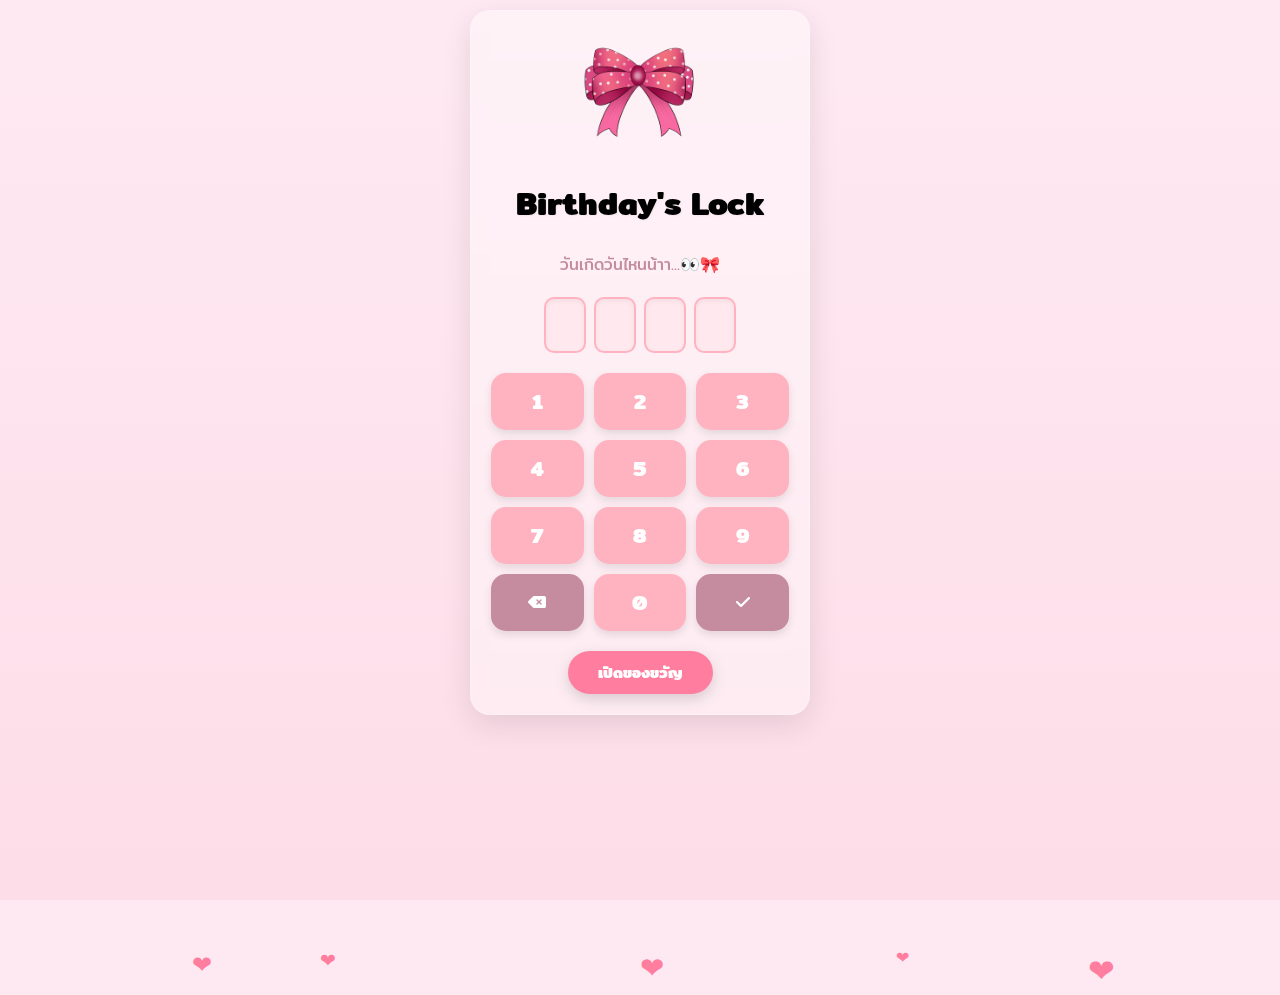
<file: page2.html>
<!DOCTYPE html>
<html lang="th">
<head>
    <meta charset="UTF-8">
    <meta name="viewport" content="width=device-width, initial-scale=1.0">
    <title>ปลดล็อกความสุข</title>
    <link rel="stylesheet" href="page2_style.css">
    <link rel="preconnect" href="https://fonts.googleapis.com">
    <link rel="preconnect" href="https://fonts.gstatic.com" crossorigin>
    <link href="https://fonts.googleapis.com/css2?family=Mitr:wght@400;700&display=swap" rel="stylesheet">
    <link rel="stylesheet" href="https://cdnjs.cloudflare.com/ajax/libs/font-awesome/6.0.0-beta3/css/all.min.css">
</head>
<body>

    <div class="container">
        <div class="bow-icon">
    <img src="โบว์.png" alt="Decorative Bow">
</div>
      <h1>Birthday's Lock</h1>
        <p class="hint-text">วันเกิดวันไหนน้าา...👀🎀 </p>

        <div class="code-input" id="code-input">
            <div class="code-digit" id="digit-1"></div>
            <div class="code-digit" id="digit-2"></div>
            <div class="code-digit" id="digit-3"></div>
            <div class="code-digit" id="digit-4"></div>
        </div>

        <div class="keyboard">
            <button class="key">1</button>
            <button class="key">2</button>
            <button class="key">3</button>
            <button class="key">4</button>
            <button class="key">5</button>
            <button class="key">6</button>
            <button class="key">7</button>
            <button class="key">8</button>
            <button class="key">9</button>
            <button class="key special-key" id="clear-key"><i class="fas fa-backspace"></i></button>
            <button class="key">0</button>
            <button class="key special-key" id="enter-key"><i class="fas fa-check"></i></button>
        </div>

        <button class="unlock-button" id="unlock-button">เปิดของขวัญ</button>
    </div>
<script src="page2_script.js"></script>

    <div class="heart heart1">❤</div>
    <div class="heart heart2">❤</div>
    <div class="heart heart3">❤</div>
    <div class="heart heart4">❤</div>
    <div class="heart heart5">❤</div>

</body>
</html>
</body>
</html>
</file>
<file: page2_style.css>
body {
    background: linear-gradient(to bottom, #fee9f2, #fddde8);
    font-family: 'Mitr', sans-serif;
    display: flex;
    justify-content: center;
    align-items: flex-start; /* จัดชิดบน */
    min-height: 100vh;
    margin: 0;
    overflow: auto; /* อนุญาตให้เลื่อนได้ */
    position: relative;
    color: #a55a71;
    padding: 10px;
    box-sizing: border-box;
}

.container {
    background-color: rgba(255, 255, 255, 0.4); /* เอฟเฟกต์กระจกฝ้า */
    backdrop-filter: blur(8px);
    -webkit-backdrop-filter: blur(8px);
    border: 1px solid rgba(255, 255, 255, 0.2);
    
    padding: 20px;
    border-radius: 20px;
    box-shadow: 0 10px 30px rgba(0, 0, 0, 0.1);
    text-align: center;
    max-width: 340px;
    width: 100%;
    box-sizing: border-box;
    position: relative;
    z-index: 20;
    display: flex;
    flex-direction: column;
    align-items: center;
}

.bow-icon {
    width: 130px;
    margin: 0 auto 10px auto;
}

.bow-icon img {
    width: 100%;
}

h1 {
    font-size: 2.0rem;
    margin-top: 0;
    margin-bottom: 8px;
    color: black;
    text-shadow: 1px 1px 2px rgba(0,0,0,0.05);
}

.hint-text {
    font-size: 1.0rem;
    color: #c48c9e;
    margin-bottom: 20px;
}

.code-input {
    display: flex;
    justify-content: center;
    margin-bottom: 20px;
}

.code-digit {
    width: 38px;
    height: 52px;
    border: 2px solid #ffb3c1;
    border-radius: 10px;
    margin: 0 4px;
    display: flex;
    justify-content: center;
    align-items: center;
    font-size: 1.7rem;
    font-weight: bold;
    color: #ff7d9e;
    background-color: #ffe8ee;
    box-shadow: inset 0 2px 5px rgba(0, 0, 0, 0.05);
}

.keyboard {
    display: grid;
    grid-template-columns: repeat(3, 1fr);
    gap: 10px;
    margin-bottom: 20px;
    width: 100%;
}

.key {
    background-color: #ffb3c1;
    border: none;
    border-radius: 15px;
    padding: 12px 0;
    font-family: 'Mitr', sans-serif;
    font-size: 1.3rem;
    font-weight: bold;
    color: white;
    cursor: pointer;
    box-shadow: 0 4px 8px rgba(0, 0, 0, 0.1);
    transition: background-color 0.2s, transform 0.1s;
}

.key:active {
    background-color: #ff7d9e;
    transform: translateY(1px);
    box-shadow: 0 2px 4px rgba(0, 0, 0, 0.1);
}

.special-key {
    background-color: #c48c9e;
    font-size: 1rem;
}

.special-key:active {
    background-color: #a55a71;
    transform: translateY(1px);
    box-shadow: 0 2px 4px rgba(0, 0, 0, 0.1);
}

.unlock-button {
    background-color: #ff7d9e;
    border: none;
    border-radius: 25px;
    padding: 10px 30px;
    font-family: 'Mitr', sans-serif;
    font-size: 0.95rem;
    font-weight: bold;
    color: white;
    cursor: pointer;
    box-shadow: 0 5px 15px rgba(0, 0, 0, 0.15);
    transition: background-color 0.2s, transform 0.1s;
}

.unlock-button:active {
    background-color: #c48c9e;
    transform: translateY(1px);
    box-shadow: 0 3px 10px rgba(0, 0, 0, 0.15);
}

.heart {
    position: absolute;
    color: #ff7d9e;
    font-size: 1.5rem;
    z-index: 1;
    top: 105%; 
    animation: floatUp 7s infinite ease-in;
}
.heart1 { left: 15%; animation-delay: 0s; }
.heart2 { left: 85%; animation-delay: 2s; font-size: 2rem; }
.heart3 { left: 70%; animation-delay: 3.5s; font-size: 1rem; }
.heart4 { left: 25%; animation-delay: 5s; font-size: 1.2rem; }
.heart5 { left: 50%; animation-delay: 6s; font-size: 1.8rem; }
@keyframes floatUp {
    0% {
        top: 105%;
        opacity: 0.9;
    }
    90% {
        opacity: 0.9;
    }
    100% {
        top: -10%;
        opacity: 0;
    }
}
</file>
